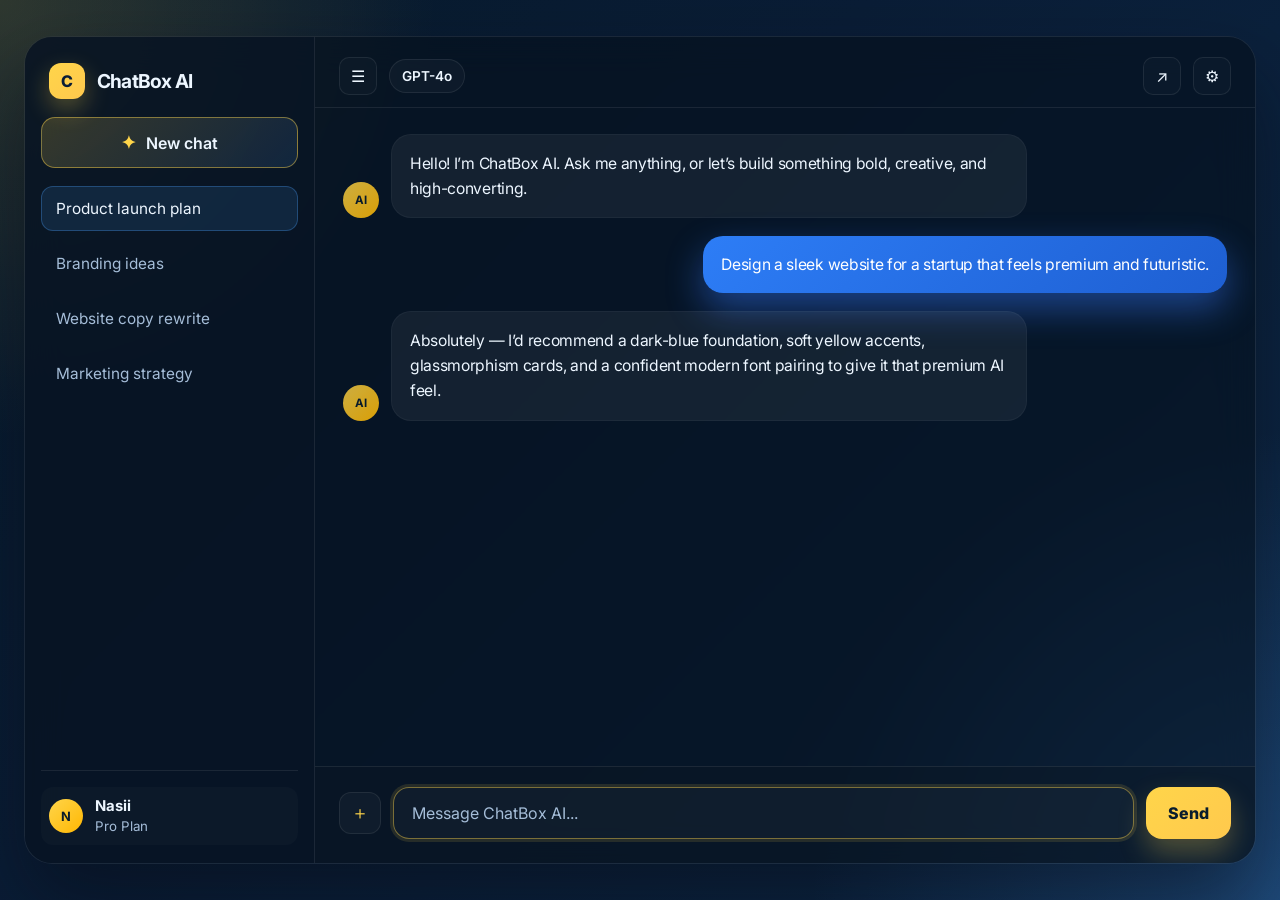
<file: index.html>
<!DOCTYPE html>
<html lang="en">
  <head>
    <meta charset="UTF-8" />
    <meta name="viewport" content="width=device-width, initial-scale=1.0" />
    <title>ChatBox AI</title>
    <meta
      name="description"
      content="ChatBox AI — a ChatGPT-inspired assistant interface with a blue and yellow theme."
    />
    <link rel="preconnect" href="https://fonts.googleapis.com" />
    <link rel="preconnect" href="https://fonts.gstatic.com" crossorigin />
    <link
      href="https://fonts.googleapis.com/css2?family=Inter:wght@400;500;600;700;800&display=swap"
      rel="stylesheet"
    />
    <link rel="stylesheet" href="style.css" />
  </head>
  <body>
    <div class="app-shell">
      <aside class="sidebar">
        <div class="brand-wrap">
          <div class="brand-icon">C</div>
          <div class="brand-text">ChatBox AI</div>
        </div>

        <button class="new-chat-btn">
          <span class="plus">✦</span>
          New chat
        </button>

        <nav class="chat-list" aria-label="Chat history">
          <div class="chat-item active">
            <span>Product launch plan</span>
          </div>
          <div class="chat-item">
            <span>Branding ideas</span>
          </div>
          <div class="chat-item">
            <span>Website copy rewrite</span>
          </div>
          <div class="chat-item">
            <span>Marketing strategy</span>
          </div>
        </nav>

        <div class="sidebar-footer">
          <div class="user-card">
            <div class="avatar">N</div>
            <div>
              <strong>Nasii</strong>
              <small>Pro Plan</small>
            </div>
          </div>
        </div>
      </aside>

      <main class="chat-panel">
        <header class="topbar">
          <div class="topbar-left">
            <button class="icon-btn" aria-label="Menu">☰</button>
            <div class="model-label">GPT-4o</div>
          </div>
          <div class="topbar-right">
            <button class="icon-btn" aria-label="Share">↗</button>
            <button class="icon-btn" aria-label="Settings">⚙</button>
          </div>
        </header>

        <section class="messages" id="messages" aria-live="polite">
          <div class="message-row assistant">
            <div class="avatar assistant-avatar">AI</div>
            <div class="bubble">
              Hello! I’m ChatBox AI. Ask me anything, or let’s build something bold,
              creative, and high-converting.
            </div>
          </div>

          <div class="message-row user">
            <div class="bubble">
              Design a sleek website for a startup that feels premium and futuristic.
            </div>
          </div>

          <div class="message-row assistant">
            <div class="avatar assistant-avatar">AI</div>
            <div class="bubble">
              Absolutely — I’d recommend a dark-blue foundation, soft yellow accents,
              glassmorphism cards, and a confident modern font pairing to give it that
              premium AI feel.
            </div>
          </div>
        </section>

        <form class="composer" id="chat-form">
          <button class="tool-btn" type="button" aria-label="Add attachment">＋</button>
          <input
            id="user-input"
            type="text"
            placeholder="Message ChatBox AI..."
            aria-label="Message ChatBox AI"
          />
          <button class="send-btn" type="submit" aria-label="Send message">Send</button>
        </form>
      </main>
    </div>

    <script src="script.js"></script>
  </body>
</html>
</file>
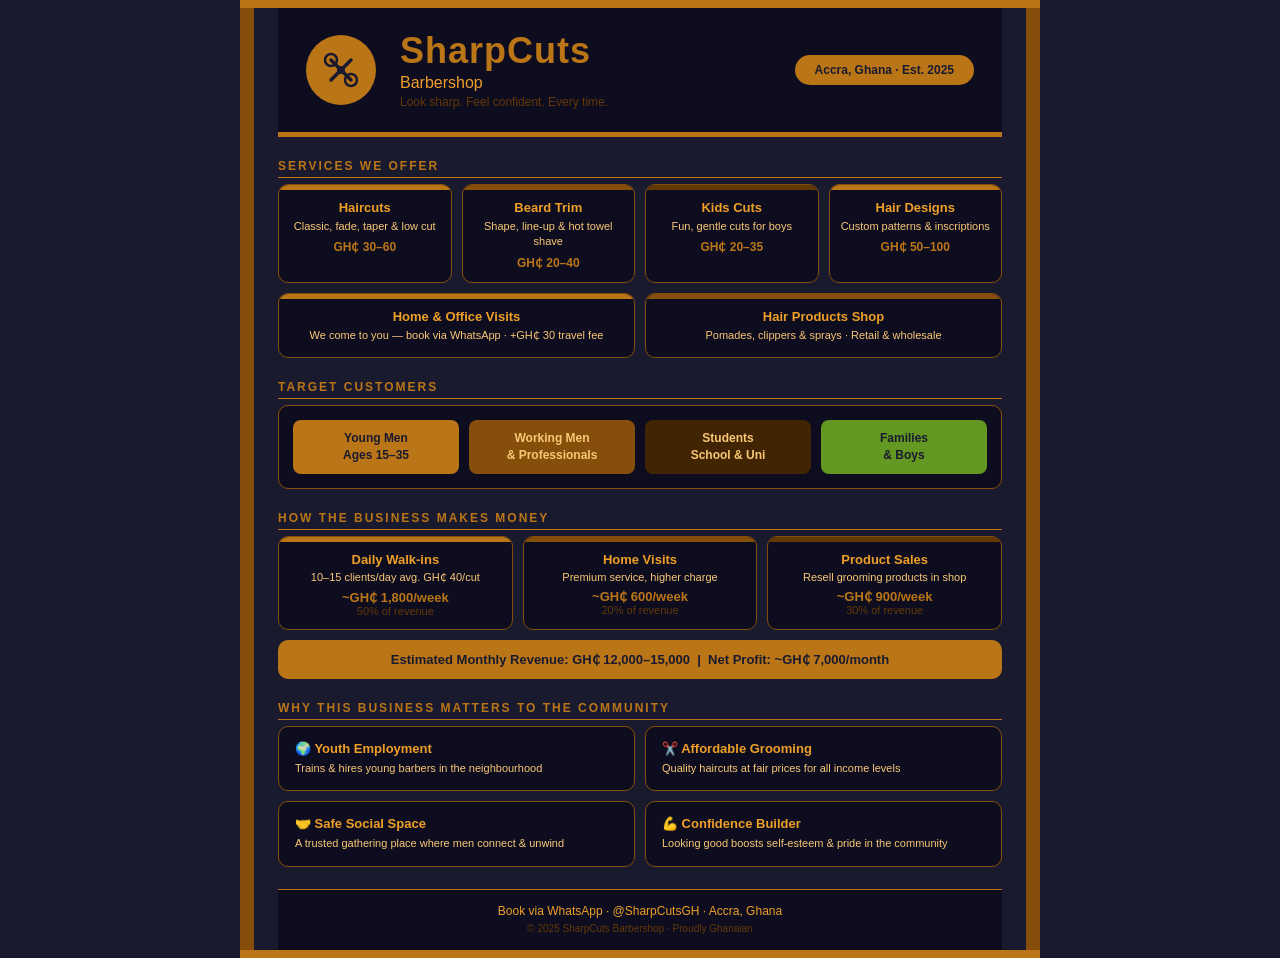
<file: SharpCuts_Barbershop_Poster.html>
<!DOCTYPE html>
<html lang="en">
<head>
<meta charset="UTF-8">
<meta name="viewport" content="width=device-width, initial-scale=1.0">
<title>SharpCuts Barbershop — Business Poster</title>
<style>
  * { margin: 0; padding: 0; box-sizing: border-box; }
  body { background: #1a1a2e; font-family: Arial, sans-serif; color: #FAC775; }

  .poster { width: 800px; margin: 0 auto; background: #1a1a2e; padding: 0; }

  /* Top gold bar */
  .top-bar { height: 8px; background: #BA7517; }
  .side-wrap { display: flex; }
  .left-bar { width: 14px; background: #854F0B; flex-shrink: 0; }
  .right-bar { width: 14px; background: #854F0B; flex-shrink: 0; }
  .inner { flex: 1; padding: 0 24px; }

  /* HEADER */
  .header { background: #0d0d1f; border-bottom: 5px solid #BA7517; padding: 22px 28px; display: flex; align-items: center; gap: 24px; margin-bottom: 0; }
  .logo-circle { width: 70px; height: 70px; border-radius: 50%; background: #BA7517; display: flex; align-items: center; justify-content: center; flex-shrink: 0; }
  .logo-svg { width: 44px; height: 44px; }
  .brand h1 { font-size: 36px; font-weight: 700; color: #BA7517; letter-spacing: 1px; }
  .brand p { font-size: 16px; color: #EF9F27; margin-top: 2px; }
  .brand small { font-size: 12px; color: #633806; }
  .location-pill { margin-left: auto; background: #BA7517; color: #1a1a2e; padding: 8px 20px; border-radius: 20px; font-size: 12px; font-weight: 700; white-space: nowrap; }

  /* SECTIONS */
  .section-title { font-size: 12px; font-weight: 700; color: #BA7517; letter-spacing: 2px; margin: 22px 0 6px; border-bottom: 0.5px solid #BA7517; padding-bottom: 4px; }

  /* SERVICES GRID */
  .services-grid { display: grid; grid-template-columns: repeat(4, 1fr); gap: 10px; margin-bottom: 10px; }
  .services-row2 { display: grid; grid-template-columns: 1fr 1fr; gap: 10px; }
  .card { background: #0d0d1f; border: 0.5px solid #854F0B; border-radius: 10px; overflow: hidden; padding-bottom: 12px; }
  .card-top { height: 5px; background: #BA7517; }
  .card-top.mid { background: #854F0B; }
  .card-top.dark { background: #633806; }
  .card h3 { font-size: 13px; font-weight: 700; color: #EF9F27; text-align: center; margin: 10px 8px 4px; }
  .card p { font-size: 11px; color: #FAC775; text-align: center; margin: 0 8px 2px; line-height: 1.4; }
  .card .price { font-size: 12px; font-weight: 700; color: #BA7517; text-align: center; margin-top: 6px; }

  /* CUSTOMERS */
  .customers { display: grid; grid-template-columns: repeat(4, 1fr); gap: 10px; background: #0d0d1f; border: 0.5px solid #854F0B; border-radius: 10px; padding: 14px; }
  .cust { background: #BA7517; border-radius: 8px; padding: 10px 6px; text-align: center; }
  .cust.mid { background: #639922 !important; }
  .cust.dark2 { background: #854F0B; }
  .cust.darkest { background: #412402; }
  .cust p { font-size: 12px; font-weight: 700; color: #1a1a2e; line-height: 1.4; }
  .cust.dark2 p, .cust.darkest p { color: #FAC775; }

  /* REVENUE */
  .revenue-grid { display: grid; grid-template-columns: repeat(3, 1fr); gap: 10px; margin-bottom: 10px; }
  .rev-card { background: #0d0d1f; border: 0.5px solid #854F0B; border-radius: 10px; overflow: hidden; padding-bottom: 12px; }
  .rev-card h3 { font-size: 13px; font-weight: 700; color: #EF9F27; text-align: center; margin: 10px 8px 4px; }
  .rev-card p { font-size: 11px; color: #FAC775; text-align: center; margin: 0 8px 3px; }
  .rev-card .amount { font-size: 13px; font-weight: 700; color: #BA7517; text-align: center; margin-top: 6px; }
  .rev-card .pct { font-size: 11px; color: #633806; text-align: center; }
  .total-banner { background: #BA7517; border-radius: 10px; padding: 12px 20px; text-align: center; color: #1a1a2e; font-size: 13px; font-weight: 700; margin-bottom: 0; }

  /* COMMUNITY */
  .impact-grid { display: grid; grid-template-columns: 1fr 1fr; gap: 10px; }
  .impact-card { background: #0d0d1f; border: 0.5px solid #854F0B; border-radius: 10px; padding: 14px 16px; }
  .impact-card h3 { font-size: 13px; font-weight: 700; color: #EF9F27; margin-bottom: 4px; }
  .impact-card p { font-size: 11px; color: #FAC775; line-height: 1.5; }
  .impact-icon { font-size: 16px; margin-right: 6px; }

  /* FOOTER */
  .footer { background: #0d0d1f; border-top: 0.5px solid #BA7517; text-align: center; padding: 14px; margin-top: 22px; }
  .footer p { font-size: 12px; color: #EF9F27; }
  .footer small { font-size: 10px; color: #633806; }
  .bottom-bar { height: 8px; background: #BA7517; }

  .spacer { height: 0; }
</style>
</head>
<body>
<div class="poster">
  <div class="top-bar"></div>
  <div class="side-wrap">
    <div class="left-bar"></div>
    <div class="inner">

      <!-- HEADER -->
      <div class="header">
        <div class="logo-circle">
          <svg class="logo-svg" viewBox="0 0 44 44" xmlns="http://www.w3.org/2000/svg">
            <!-- Scissors -->
            <line x1="12" y1="12" x2="32" y2="32" stroke="#1a1a2e" stroke-width="3.5" stroke-linecap="round"/>
            <line x1="32" y1="12" x2="12" y2="32" stroke="#1a1a2e" stroke-width="3.5" stroke-linecap="round"/>
            <circle cx="22" cy="22" r="4" fill="#1a1a2e"/>
            <circle cx="12" cy="12" r="6" fill="none" stroke="#1a1a2e" stroke-width="2.5"/>
            <circle cx="32" cy="32" r="6" fill="none" stroke="#1a1a2e" stroke-width="2.5"/>
          </svg>
        </div>
        <div class="brand">
          <h1>SharpCuts</h1>
          <p>Barbershop</p>
          <small>Look sharp. Feel confident. Every time.</small>
        </div>
        <div class="location-pill">Accra, Ghana · Est. 2025</div>
      </div>

      <!-- SERVICES -->
      <div class="section-title">SERVICES WE OFFER</div>
      <div class="services-grid">
        <div class="card"><div class="card-top"></div><h3>Haircuts</h3><p>Classic, fade, taper &amp; low cut</p><div class="price">GH₵ 30–60</div></div>
        <div class="card"><div class="card-top mid"></div><h3>Beard Trim</h3><p>Shape, line-up &amp; hot towel shave</p><div class="price">GH₵ 20–40</div></div>
        <div class="card"><div class="card-top dark"></div><h3>Kids Cuts</h3><p>Fun, gentle cuts for boys</p><div class="price">GH₵ 20–35</div></div>
        <div class="card"><div class="card-top"></div><h3>Hair Designs</h3><p>Custom patterns &amp; inscriptions</p><div class="price">GH₵ 50–100</div></div>
      </div>
      <div class="services-row2">
        <div class="card"><div class="card-top"></div><h3>Home &amp; Office Visits</h3><p>We come to you — book via WhatsApp · +GH₵ 30 travel fee</p></div>
        <div class="card"><div class="card-top mid"></div><h3>Hair Products Shop</h3><p>Pomades, clippers &amp; sprays · Retail &amp; wholesale</p></div>
      </div>

      <!-- CUSTOMERS -->
      <div class="section-title">TARGET CUSTOMERS</div>
      <div class="customers">
        <div class="cust"><p>Young Men<br>Ages 15–35</p></div>
        <div class="cust dark2"><p>Working Men<br>&amp; Professionals</p></div>
        <div class="cust darkest"><p>Students<br>School &amp; Uni</p></div>
        <div class="cust mid"><p>Families<br>&amp; Boys</p></div>
      </div>

      <!-- REVENUE -->
      <div class="section-title">HOW THE BUSINESS MAKES MONEY</div>
      <div class="revenue-grid">
        <div class="rev-card"><div class="card-top"></div><h3>Daily Walk-ins</h3><p>10–15 clients/day avg. GH₵ 40/cut</p><div class="amount">~GH₵ 1,800/week</div><div class="pct">50% of revenue</div></div>
        <div class="rev-card"><div class="card-top mid"></div><h3>Home Visits</h3><p>Premium service, higher charge</p><div class="amount">~GH₵ 600/week</div><div class="pct">20% of revenue</div></div>
        <div class="rev-card"><div class="card-top dark"></div><h3>Product Sales</h3><p>Resell grooming products in shop</p><div class="amount">~GH₵ 900/week</div><div class="pct">30% of revenue</div></div>
      </div>
      <div class="total-banner" style="margin-top:10px;">Estimated Monthly Revenue: GH₵ 12,000–15,000 &nbsp;|&nbsp; Net Profit: ~GH₵ 7,000/month</div>

      <!-- COMMUNITY -->
      <div class="section-title">WHY THIS BUSINESS MATTERS TO THE COMMUNITY</div>
      <div class="impact-grid">
        <div class="impact-card"><h3>🌍 Youth Employment</h3><p>Trains &amp; hires young barbers in the neighbourhood</p></div>
        <div class="impact-card"><h3>✂️ Affordable Grooming</h3><p>Quality haircuts at fair prices for all income levels</p></div>
        <div class="impact-card"><h3>🤝 Safe Social Space</h3><p>A trusted gathering place where men connect &amp; unwind</p></div>
        <div class="impact-card"><h3>💪 Confidence Builder</h3><p>Looking good boosts self-esteem &amp; pride in the community</p></div>
      </div>

      <!-- FOOTER -->
      <div class="footer">
        <p>Book via WhatsApp · @SharpCutsGH · Accra, Ghana</p>
        <small>© 2025 SharpCuts Barbershop · Proudly Ghanaian</small>
      </div>

    </div>
    <div class="right-bar"></div>
  </div>
  <div class="bottom-bar"></div>
</div>
</body>
</html>
</file>
<file: style.css>
:root {
  --bg-deep: #071a2b;
  --bg-mid: #0d2340;
  --panel: rgba(13, 35, 64, 0.8);
  --panel-alt: rgba(17, 42, 70, 0.95);
  --line: rgba(255, 255, 255, 0.08);
  --text: #edf6ff;
  --muted: #a5bdd8;
  --blue: #4ea2ff;
  --blue-strong: #2d7df6;
  --yellow: #ffd54a;
  --yellow-soft: #ffe78e;
  --user-bubble: linear-gradient(135deg, #2d7df6, #1e5fd2);
  --assistant-bubble: rgba(255, 255, 255, 0.06);
  --shadow: rgba(5, 10, 20, 0.5);
}

* {
  box-sizing: border-box;
}

html, body {
  margin: 0;
  min-height: 100%;
  font-family: "Inter", sans-serif;
  background:
    radial-gradient(circle at top left, rgba(255, 213, 74, 0.16), transparent 28%),
    radial-gradient(circle at bottom right, rgba(78, 162, 255, 0.28), transparent 30%),
    linear-gradient(135deg, var(--bg-deep), #0a1d36 40%, #0d2948 100%);
  color: var(--text);
}

body {
  display: flex;
  align-items: center;
  justify-content: center;
  min-height: 100vh;
  padding: 24px;
}

button, input {
  font: inherit;
}

.app-shell {
  width: min(1400px, 100%);
  height: min(92vh, 900px);
  background: rgba(5, 14, 25, 0.4);
  border: 1px solid var(--line);
  border-radius: 28px;
  backdrop-filter: blur(18px);
  box-shadow: 0 40px 80px var(--shadow);
  display: grid;
  grid-template-columns: 290px 1fr;
  overflow: hidden;
}

.sidebar {
  background: rgba(7, 20, 35, 0.75);
  border-right: 1px solid var(--line);
  display: flex;
  flex-direction: column;
  padding: 18px 16px;
}

.brand-wrap {
  display: flex;
  align-items: center;
  gap: 12px;
  padding: 8px 8px 18px;
}

.brand-icon {
  width: 36px;
  height: 36px;
  display: grid;
  place-items: center;
  border-radius: 12px;
  background: linear-gradient(135deg, var(--yellow), #ffc84d);
  color: #0a1d36;
  font-weight: 800;
  box-shadow: 0 10px 24px rgba(255, 213, 74, 0.3);
}

.brand-text {
  font-size: 1.2rem;
  font-weight: 700;
  letter-spacing: -0.04em;
  color: var(--text);
}

.new-chat-btn {
  display: flex;
  align-items: center;
  justify-content: center;
  gap: 10px;
  padding: 14px 16px;
  border: 1px solid rgba(255, 213, 74, 0.45);
  background: linear-gradient(135deg, rgba(255, 213, 74, 0.18), rgba(78, 162, 255, 0.12));
  color: var(--text);
  border-radius: 14px;
  cursor: pointer;
  font-weight: 600;
  transition: transform 0.2s ease, border-color 0.2s ease;
}

.new-chat-btn:hover {
  transform: translateY(-1px);
  border-color: rgba(255, 213, 74, 0.8);
}

.plus {
  color: var(--yellow);
  font-size: 1.1rem;
}

.chat-list {
  margin-top: 18px;
  display: flex;
  flex-direction: column;
  gap: 10px;
}

.chat-item {
  padding: 12px 14px;
  border-radius: 12px;
  color: var(--muted);
  background: transparent;
  border: 1px solid transparent;
  transition: all 0.2s ease;
  font-size: 0.96rem;
  white-space: nowrap;
  overflow: hidden;
  text-overflow: ellipsis;
}

.chat-item.active {
  background: rgba(78, 162, 255, 0.12);
  border-color: rgba(78, 162, 255, 0.3);
  color: var(--text);
}

.chat-item:hover {
  background: rgba(255, 255, 255, 0.03);
  border-color: rgba(255, 255, 255, 0.06);
}

.sidebar-footer {
  margin-top: auto;
  padding-top: 16px;
  border-top: 1px solid var(--line);
}

.user-card {
  display: flex;
  align-items: center;
  gap: 12px;
  padding: 10px 8px;
  border-radius: 12px;
  background: rgba(255, 255, 255, 0.02);
}

.avatar {
  width: 34px;
  height: 34px;
  border-radius: 50%;
  display: grid;
  place-items: center;
  font-size: 0.8rem;
  font-weight: 700;
  background: linear-gradient(135deg, var(--yellow), #ffb703);
  color: #0b1b2a;
}

.user-card strong {
  display: block;
  font-size: 0.93rem;
}

.user-card small {
  color: var(--muted);
}

.chat-panel {
  display: flex;
  flex-direction: column;
  background: rgba(6, 18, 31, 0.4);
}

.topbar {
  display: flex;
  align-items: center;
  justify-content: space-between;
  padding: 20px 24px 12px;
  border-bottom: 1px solid var(--line);
}

.topbar-left,
.topbar-right {
  display: flex;
  align-items: center;
  gap: 12px;
}

.model-label {
  border: 1px solid rgba(255, 255, 255, 0.08);
  background: rgba(255, 255, 255, 0.03);
  color: var(--text);
  padding: 8px 12px;
  border-radius: 999px;
  font-size: 0.85rem;
  font-weight: 600;
}

.icon-btn {
  width: 38px;
  height: 38px;
  display: grid;
  place-items: center;
  border-radius: 10px;
  border: 1px solid var(--line);
  background: rgba(255, 255, 255, 0.02);
  color: var(--text);
  cursor: pointer;
}

.messages {
  flex: 1;
  overflow-y: auto;
  padding: 26px 28px 16px;
  display: flex;
  flex-direction: column;
  gap: 18px;
}

.message-row {
  display: flex;
  align-items: flex-end;
  gap: 12px;
}

.message-row.user {
  justify-content: flex-end;
}

.assistant-avatar {
  width: 36px;
  height: 36px;
  font-size: 0.72rem;
  background: linear-gradient(135deg, rgba(255, 213, 74, 0.8), rgba(255, 184, 0, 0.85));
  color: #071a2b;
}

.bubble {
  max-width: min(72%, 650px);
  padding: 16px 18px;
  border-radius: 20px;
  line-height: 1.6;
  font-size: 0.98rem;
  letter-spacing: -0.02em;
}

.message-row.assistant .bubble {
  background: var(--assistant-bubble);
  border: 1px solid rgba(255, 255, 255, 0.04);
  color: var(--text);
}

.message-row.user .bubble {
  background: var(--user-bubble);
  color: white;
  box-shadow: 0 16px 36px rgba(54, 122, 255, 0.45);
}

.composer {
  display: flex;
  align-items: center;
  gap: 12px;
  padding: 20px 24px 24px;
  border-top: 1px solid var(--line);
  background: rgba(10, 22, 37, 0.42);
}

.tool-btn {
  width: 42px;
  height: 42px;
  border: 1px solid rgba(255, 255, 255, 0.08);
  border-radius: 12px;
  background: rgba(255, 255, 255, 0.03);
  color: var(--yellow);
  cursor: pointer;
  font-size: 1.1rem;
}

#user-input {
  flex: 1;
  height: 52px;
  border-radius: 16px;
  border: 1px solid rgba(255, 255, 255, 0.08);
  background: rgba(255, 255, 255, 0.03);
  color: var(--text);
  padding: 0 18px;
  font-size: 1rem;
  outline: none;
}

#user-input::placeholder {
  color: var(--muted);
}

#user-input:focus {
  border-color: rgba(255, 213, 74, 0.45);
  box-shadow: 0 0 0 3px rgba(255, 213, 74, 0.12);
}

.send-btn {
  height: 52px;
  padding: 0 22px;
  border: none;
  border-radius: 16px;
  background: linear-gradient(135deg, var(--yellow), #ffc94d);
  color: #091c2d;
  font-weight: 800;
  cursor: pointer;
  box-shadow: 0 14px 28px rgba(255, 213, 74, 0.28);
}

@media (max-width: 900px) {
  .app-shell {
    grid-template-columns: 1fr;
    height: auto;
  }

  .sidebar {
    border-right: none;
    border-bottom: 1px solid var(--line);
  }

  .messages {
    padding: 20px 18px 12px;
  }

  .bubble {
    max-width: 85%;
  }
}

@media (max-width: 520px) {
  body {
    padding: 12px;
  }

  .topbar,
  .composer {
    padding-left: 14px;
    padding-right: 14px;
  }

  .composer {
    gap: 8px;
  }

  .send-btn {
    padding: 0 14px;
  }
}
</file>
